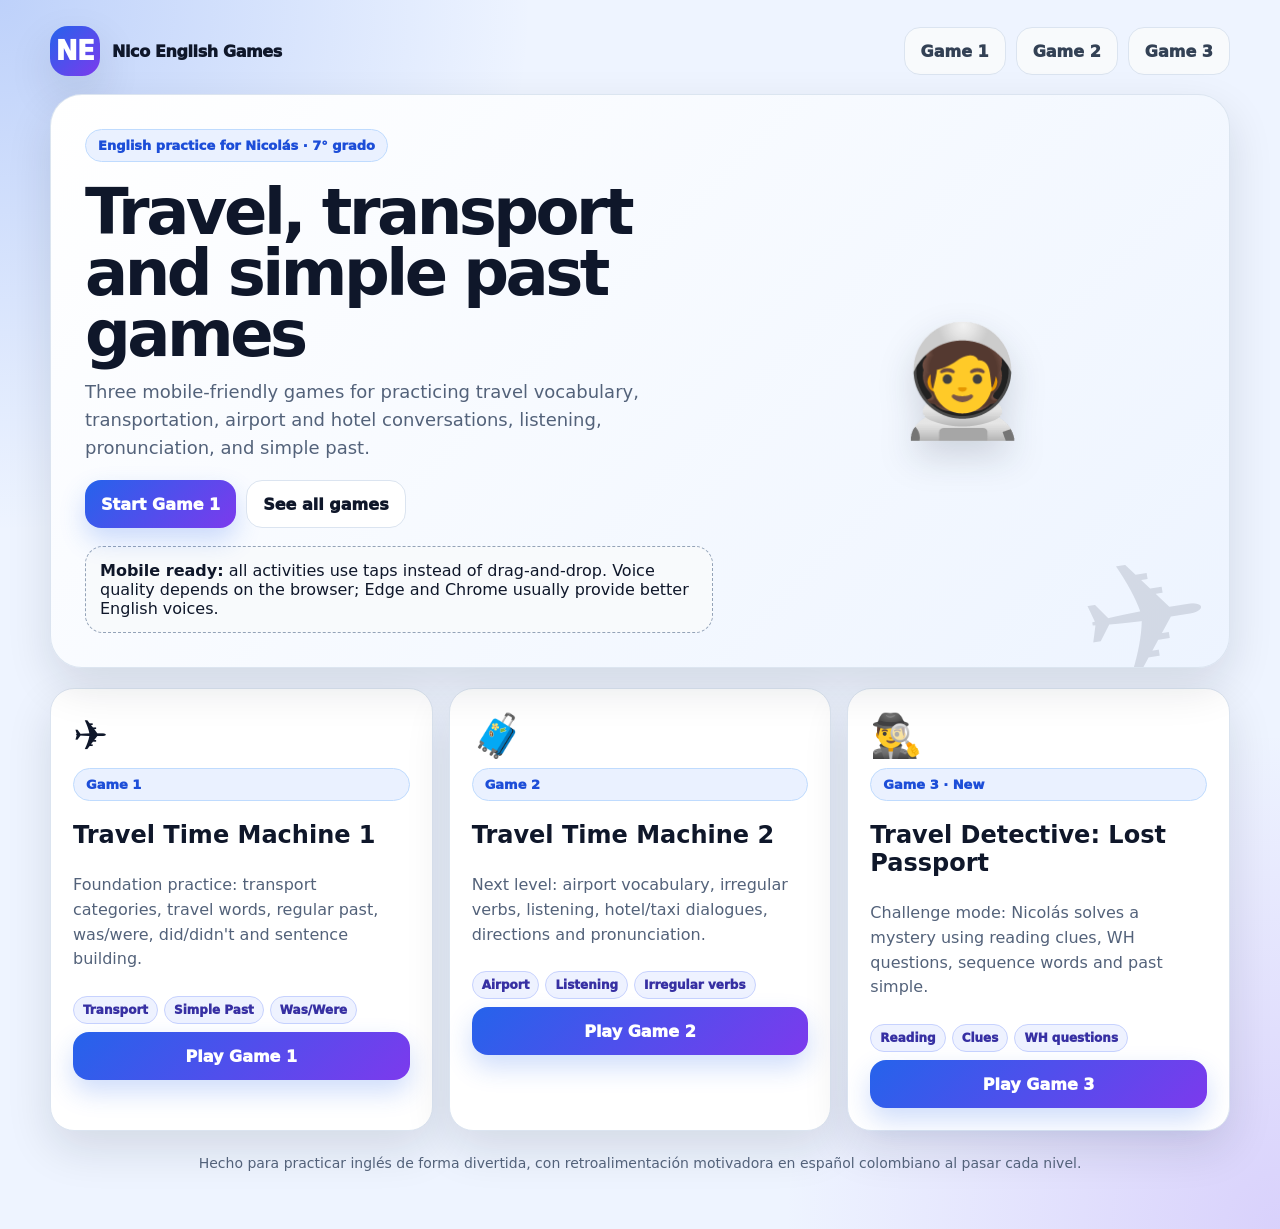
<file: index.html>
<!doctype html>
<html lang="en">
<head>
  <meta charset="utf-8">
  <meta name="viewport" content="width=device-width,initial-scale=1,viewport-fit=cover">
  <meta name="theme-color" content="#2563eb">
  <title>Nico English Games</title>
  <link rel="stylesheet" href="assets/styles.css">
</head>
<body>
  <div class="container">
    <header class="site-top">
      <div class="logo"><span class="logo-mark">NE</span><span>Nico English Games</span></div>
      <nav class="nav-actions">
        <a class="ghost" href="./games/travel-time-machine-1/">Game 1</a>
        <a class="ghost" href="./games/travel-time-machine-2/">Game 2</a>
        <a class="ghost" href="./games/travel-detective-3/">Game 3</a>
      </nav>
    </header>
    <section class="hero">
      <div>
        <span class="kicker">English practice for Nicolás · 7° grado</span>
        <h1>Travel, transport and simple past games</h1>
        <p>Three mobile-friendly games for practicing travel vocabulary, transportation, airport and hotel conversations, listening, pronunciation, and simple past.</p>
        <div class="btn-row">
          <a class="primary" href="./games/travel-time-machine-1/">Start Game 1</a>
          <a class="secondary" href="#games">See all games</a>
        </div>
        <div class="install-box"><b>Mobile ready:</b> all activities use taps instead of drag-and-drop. Voice quality depends on the browser; Edge and Chrome usually provide better English voices.</div>
      </div>
      <div class="hero-art"><div class="character">🧑‍🚀</div></div>
    </section>
    <section id="games" class="cards-grid">
      <article class="game-card">
        <div class="emoji">✈️</div><span class="kicker">Game 1</span><h3>Travel Time Machine 1</h3>
        <p>Foundation practice: transport categories, travel words, regular past, was/were, did/didn't and sentence building.</p>
        <div class="tag-row"><span class="tag">Transport</span><span class="tag">Simple Past</span><span class="tag">Was/Were</span></div>
        <a class="primary" href="./games/travel-time-machine-1/">Play Game 1</a>
      </article>
      <article class="game-card">
        <div class="emoji">🧳</div><span class="kicker">Game 2</span><h3>Travel Time Machine 2</h3>
        <p>Next level: airport vocabulary, irregular verbs, listening, hotel/taxi dialogues, directions and pronunciation.</p>
        <div class="tag-row"><span class="tag">Airport</span><span class="tag">Listening</span><span class="tag">Irregular verbs</span></div>
        <a class="primary" href="./games/travel-time-machine-2/">Play Game 2</a>
      </article>
      <article class="game-card">
        <div class="emoji">🕵️‍♂️</div><span class="kicker">Game 3 · New</span><h3>Travel Detective: Lost Passport</h3>
        <p>Challenge mode: Nicolás solves a mystery using reading clues, WH questions, sequence words and past simple.</p>
        <div class="tag-row"><span class="tag">Reading</span><span class="tag">Clues</span><span class="tag">WH questions</span></div>
        <a class="primary" href="./games/travel-detective-3/">Play Game 3</a>
      </article>
    </section>
    <footer class="footer">Hecho para practicar inglés de forma divertida, con retroalimentación motivadora en español colombiano al pasar cada nivel.</footer>
  </div>
</body>
</html>
</file>
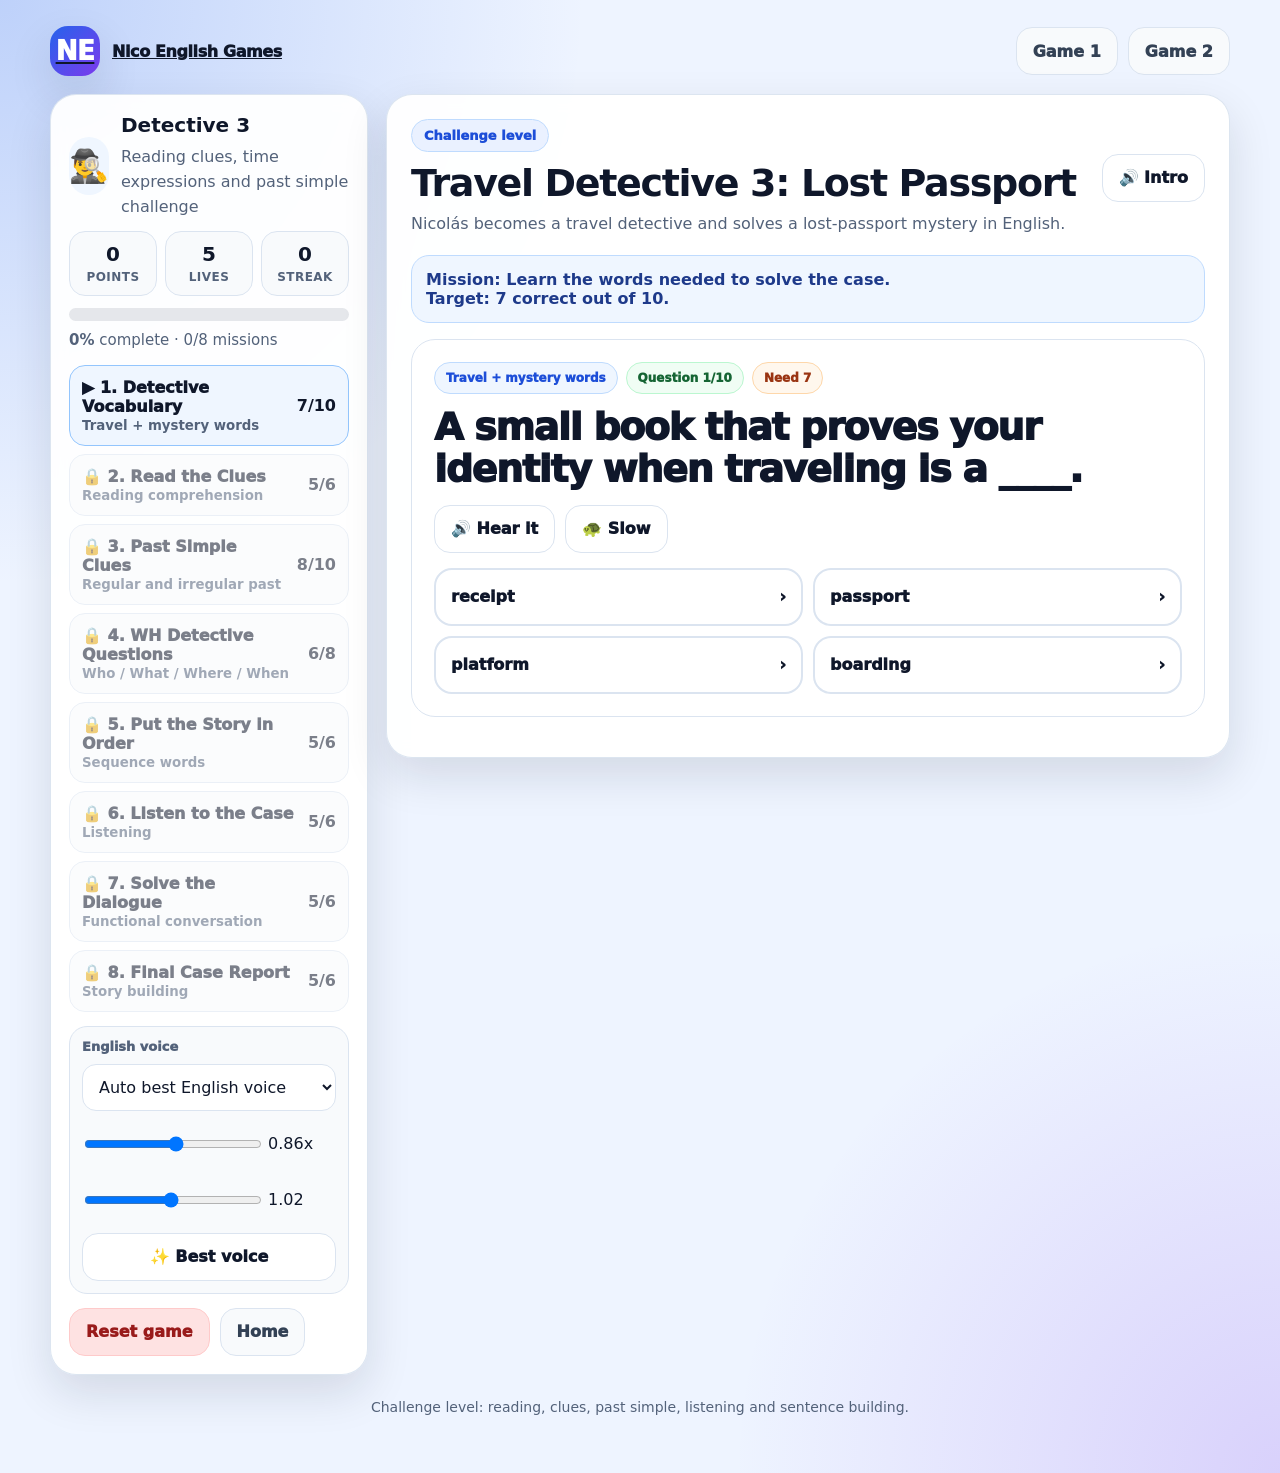
<file: games/travel-detective-3/index.html>
<!doctype html><html lang="en"><head><meta charset="utf-8"><meta name="viewport" content="width=device-width,initial-scale=1,viewport-fit=cover"><meta name="theme-color" content="#2563eb"><title>Travel Detective 3 | Nico English Games</title><link rel="stylesheet" href="../../assets/styles.css"></head><body><div class="container"><header class="site-top"><a class="logo" href="../../" aria-label="Back home"><span class="logo-mark">NE</span><span>Nico English Games</span></a><nav class="nav-actions"><a class="ghost" href="../travel-time-machine-1/">Game 1</a><a class="ghost" href="../travel-time-machine-2/">Game 2</a></nav></header><div id="app"></div><footer class="footer">Challenge level: reading, clues, past simple, listening and sentence building.</footer></div><script src="data.js"></script><script src="../../assets/game-engine.js"></script></body></html>
</file>
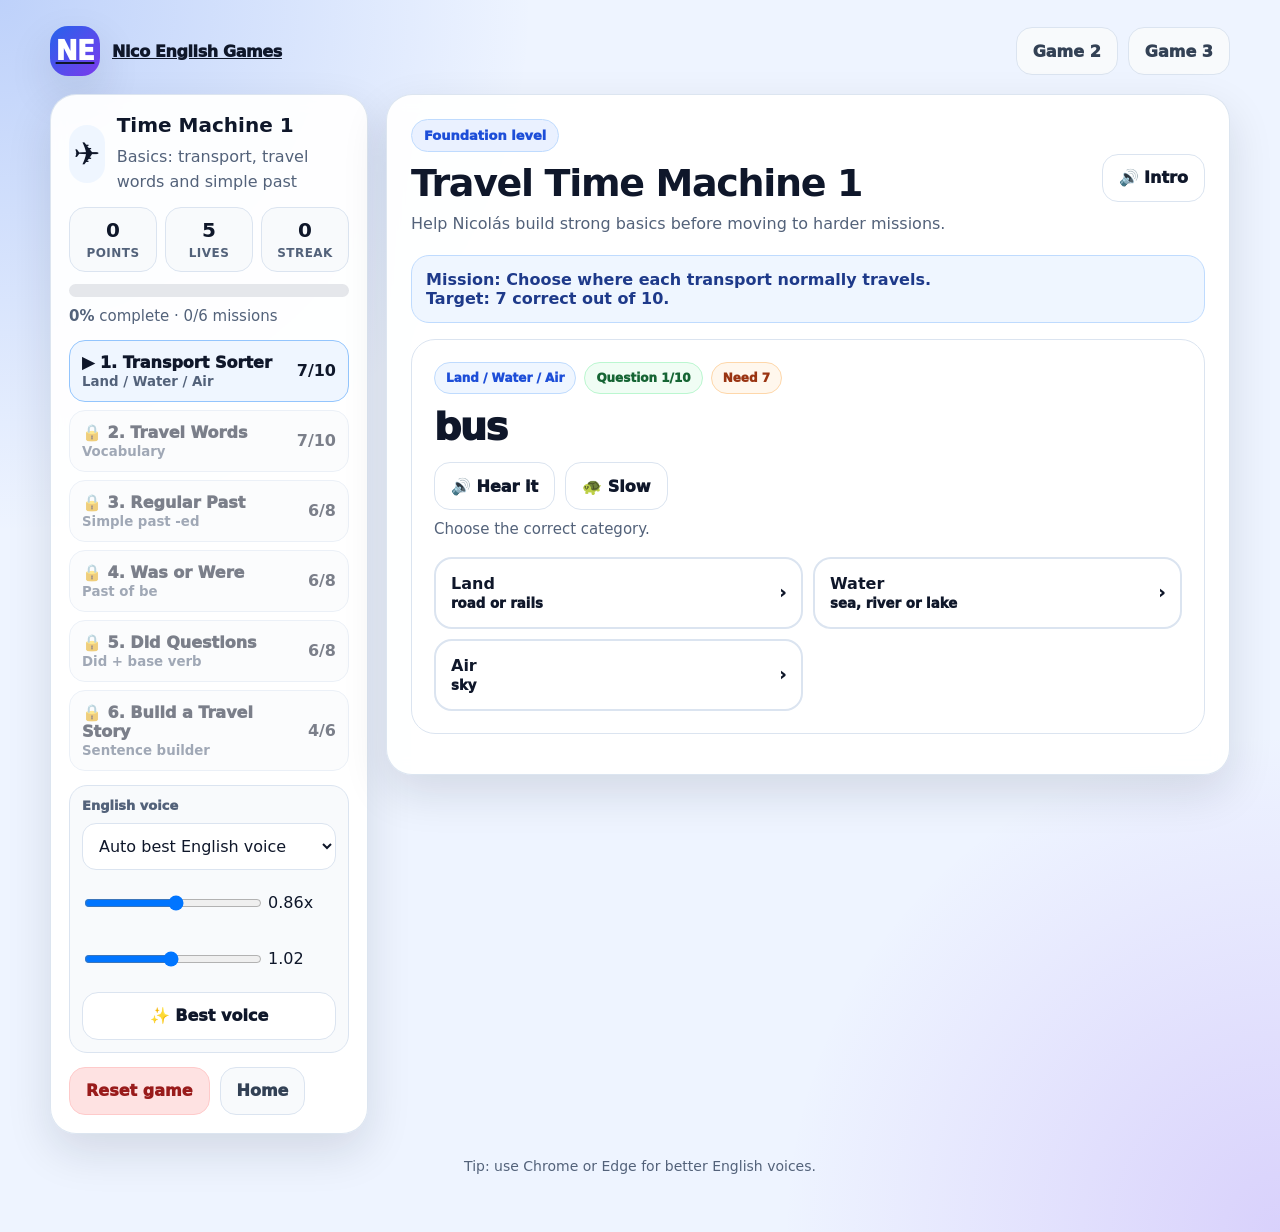
<file: games/travel-time-machine-1/index.html>
<!doctype html><html lang="en"><head><meta charset="utf-8"><meta name="viewport" content="width=device-width,initial-scale=1,viewport-fit=cover"><meta name="theme-color" content="#2563eb"><title>Travel Time Machine 1 | Nico English Games</title><link rel="stylesheet" href="../../assets/styles.css"></head><body><div class="container"><header class="site-top"><a class="logo" href="../../" aria-label="Back home"><span class="logo-mark">NE</span><span>Nico English Games</span></a><nav class="nav-actions"><a class="ghost" href="../travel-time-machine-2/">Game 2</a><a class="ghost" href="../travel-detective-3/">Game 3</a></nav></header><div id="app"></div><footer class="footer">Tip: use Chrome or Edge for better English voices.</footer></div><script src="data.js"></script><script src="../../assets/game-engine.js"></script></body></html>
</file>
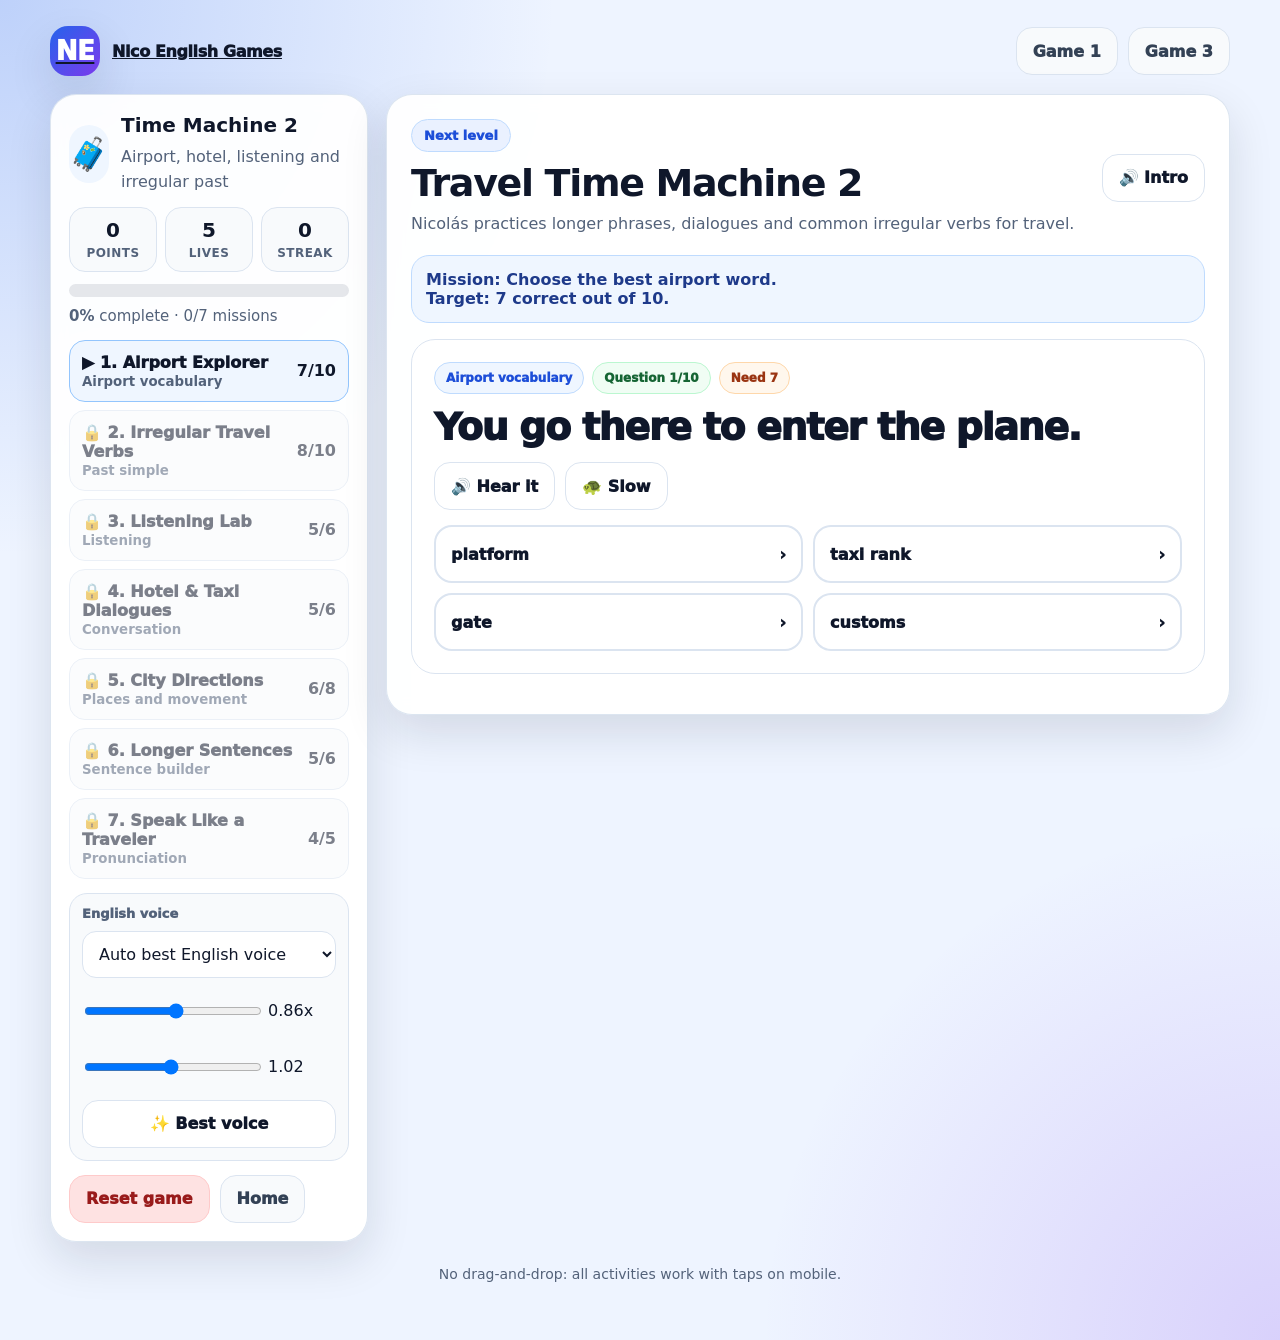
<file: games/travel-time-machine-2/index.html>
<!doctype html><html lang="en"><head><meta charset="utf-8"><meta name="viewport" content="width=device-width,initial-scale=1,viewport-fit=cover"><meta name="theme-color" content="#2563eb"><title>Travel Time Machine 2 | Nico English Games</title><link rel="stylesheet" href="../../assets/styles.css"></head><body><div class="container"><header class="site-top"><a class="logo" href="../../" aria-label="Back home"><span class="logo-mark">NE</span><span>Nico English Games</span></a><nav class="nav-actions"><a class="ghost" href="../travel-time-machine-1/">Game 1</a><a class="ghost" href="../travel-detective-3/">Game 3</a></nav></header><div id="app"></div><footer class="footer">No drag-and-drop: all activities work with taps on mobile.</footer></div><script src="data.js"></script><script src="../../assets/game-engine.js"></script></body></html>
</file>
<file: assets/styles.css>
:root{
  --bg:#eef4ff; --paper:#ffffff; --ink:#0f172a; --muted:#53627a; --line:#dbe4f0;
  --brand:#2563eb; --brand2:#7c3aed; --ok:#16a34a; --bad:#dc2626; --warn:#f59e0b;
  --soft:#eff6ff; --shadow:0 18px 45px rgba(15,23,42,.12); --radius:26px;
}
*{box-sizing:border-box} html{-webkit-text-size-adjust:100%;scroll-behavior:smooth}
body{margin:0;min-height:100vh;font-family:Inter,ui-sans-serif,system-ui,-apple-system,BlinkMacSystemFont,"Segoe UI",Roboto,Arial,sans-serif;background:radial-gradient(circle at top left,rgba(37,99,235,.24),transparent 30%),radial-gradient(circle at bottom right,rgba(124,58,237,.19),transparent 28%),var(--bg);color:var(--ink)}
button,input,select,textarea{font:inherit}button{touch-action:manipulation}a{color:inherit}.container{width:min(1180px,calc(100% - 28px));margin:0 auto;padding:18px 0 34px}.site-top{display:flex;align-items:center;justify-content:space-between;gap:14px;margin:8px 0 18px}.logo{display:flex;align-items:center;gap:12px;font-weight:1000;letter-spacing:-.025em}.logo-mark{width:50px;height:50px;border-radius:18px;background:linear-gradient(135deg,var(--brand),var(--brand2));display:grid;place-items:center;color:white;font-size:26px;box-shadow:var(--shadow)}.nav-actions{display:flex;gap:10px;flex-wrap:wrap}.hero{position:relative;overflow:hidden;background:linear-gradient(135deg,#fff,#edf4ff);border:1px solid rgba(219,228,240,.95);box-shadow:var(--shadow);border-radius:32px;padding:34px;display:grid;grid-template-columns:1.15fr .85fr;gap:18px}.hero:after{content:"✈️";position:absolute;right:18px;bottom:-42px;font-size:155px;opacity:.12;transform:rotate(-9deg)}.hero-art{display:grid;place-items:center;z-index:1}.character{font-size:108px;filter:drop-shadow(0 15px 18px rgba(15,23,42,.16))}.kicker{display:inline-flex;align-items:center;gap:8px;background:#eaf1ff;color:#1d4ed8;border:1px solid #bfdbfe;border-radius:999px;font-size:13px;font-weight:950;padding:8px 12px;margin-bottom:12px}h1{font-size:clamp(34px,7vw,64px);line-height:.95;margin:8px 0 14px;letter-spacing:-.055em}h2{font-size:clamp(24px,4.2vw,38px);line-height:1;margin:0 0 10px;letter-spacing:-.035em}h3{font-size:20px;margin:0 0 8px}p{line-height:1.55;color:var(--muted)}.hero p{font-size:18px;max-width:760px;margin:0 0 18px}.btn-row{display:flex;gap:10px;flex-wrap:wrap;align-items:center;margin-top:14px}.btn,.primary,.secondary,.ghost,.danger{border:0;border-radius:16px;min-height:48px;padding:13px 16px;font-weight:950;cursor:pointer;text-decoration:none;display:inline-flex;align-items:center;justify-content:center;gap:8px;transition:.18s transform,.18s box-shadow,.18s background}.btn:hover,.primary:hover,.secondary:hover,.ghost:hover,.danger:hover{transform:translateY(-1px)}.primary,.btn.primary{background:linear-gradient(135deg,var(--brand),var(--brand2));color:white;box-shadow:0 12px 26px rgba(37,99,235,.22)}.secondary{background:#fff;border:1px solid var(--line);color:var(--ink)}.ghost{background:#f8fafc;border:1px solid var(--line);color:#334155}.danger{background:#fee2e2;color:#991b1b;border:1px solid #fecaca}.grid{display:grid;grid-template-columns:318px 1fr;gap:18px;align-items:start}.card,.side-card,.game-shell{background:rgba(255,255,255,.95);backdrop-filter:blur(8px);border:1px solid rgba(219,228,240,.95);border-radius:var(--radius);box-shadow:var(--shadow)}.card{padding:22px}.side-card{padding:18px;position:sticky;top:14px}.game-shell{padding:24px;min-height:560px}.game-header{display:flex;align-items:center;justify-content:space-between;gap:12px;margin-bottom:18px}.game-title{display:flex;gap:12px;align-items:center}.game-icon{font-size:32px;width:58px;height:58px;border-radius:20px;background:var(--soft);display:grid;place-items:center}.stat-grid{display:grid;grid-template-columns:repeat(3,1fr);gap:8px;margin:12px 0}.stat{background:#f8fafc;border:1px solid var(--line);border-radius:16px;padding:10px;text-align:center}.stat b{display:block;font-size:20px;color:var(--ink)}.stat span{font-size:12px;color:var(--muted);font-weight:900;text-transform:uppercase;letter-spacing:.04em}.progress{height:13px;background:#e5e7eb;border-radius:99px;overflow:hidden}.progress>span{display:block;height:100%;width:0;background:linear-gradient(90deg,var(--brand),var(--brand2));border-radius:99px;transition:.25s width}.mission-list{display:grid;gap:8px;margin-top:12px}.mission-btn{width:100%;border:1px solid var(--line);background:#fff;color:var(--ink);border-radius:16px;padding:12px;text-align:left;cursor:pointer;font-weight:950;display:flex;justify-content:space-between;gap:10px;align-items:center;min-height:58px}.mission-btn small{display:block;color:var(--muted);font-weight:800;margin-top:2px}.mission-btn.active{border-color:#93c5fd;background:#eff6ff}.mission-btn.done{border-color:#86efac;background:#f0fdf4}.mission-btn.locked{opacity:.55;cursor:not-allowed;background:#f8fafc}.top-tools{display:flex;gap:8px;flex-wrap:wrap}.voice-panel{display:grid;gap:10px;background:#f8fafc;border:1px solid var(--line);border-radius:18px;padding:12px;margin-top:14px}.voice-panel label{font-size:13px;color:var(--muted);font-weight:950}.voice-panel select,.voice-panel input{width:100%;border:1px solid var(--line);border-radius:14px;padding:12px;background:#fff;color:var(--ink);font-size:16px}.range-wrap{display:grid;grid-template-columns:1fr 68px;gap:8px;align-items:center}.mobile-note{display:none;background:#fffbeb;border:1px solid #fde68a;color:#92400e;border-radius:16px;padding:12px;font-weight:850;margin:12px 0}.q-panel{background:#fff;border:1px solid var(--line);border-radius:24px;padding:22px;margin:16px 0}.mission-meta{display:flex;gap:8px;flex-wrap:wrap;margin-bottom:12px}.pill{display:inline-flex;align-items:center;gap:6px;border-radius:999px;padding:8px 11px;font-size:12px;font-weight:950;background:#eff6ff;color:#1d4ed8;border:1px solid #bfdbfe}.pill.green{background:#f0fdf4;color:#166534;border-color:#bbf7d0}.pill.orange{background:#fff7ed;color:#9a3412;border-color:#fed7aa}.pill.purple{background:#f5f3ff;color:#5b21b6;border-color:#ddd6fe}.question{font-size:clamp(24px,4.8vw,38px);line-height:1.12;font-weight:1000;letter-spacing:-.035em;margin:10px 0 14px}.hint{font-size:15px;margin:8px 0;color:var(--muted)}.options{display:grid;grid-template-columns:repeat(2,minmax(0,1fr));gap:10px;margin-top:15px}.option{border:2px solid var(--line);background:#fff;border-radius:18px;padding:15px;min-height:58px;text-align:left;color:var(--ink);font-weight:950;cursor:pointer;display:flex;align-items:center;justify-content:space-between;gap:10px}.option:hover{background:#f8fafc}.option.correct{border-color:#22c55e;background:#dcfce7;color:#14532d}.option.wrong{border-color:#ef4444;background:#fee2e2;color:#7f1d1d}.input-line{display:flex;gap:10px;flex-wrap:wrap;margin-top:14px}.input-line input,.input-line textarea{flex:1;min-width:220px;border:2px solid var(--line);border-radius:16px;padding:14px 15px;font-size:18px}.input-line textarea{min-height:120px}.feedback{display:none;margin-top:15px;border-radius:18px;padding:14px;border:1px solid var(--line);font-weight:850}.feedback.show{display:block}.feedback.good{background:#ecfdf5;border-color:#86efac;color:#14532d}.feedback.bad{background:#fff1f2;border-color:#fecdd3;color:#881337}.feedback.info{background:#eff6ff;border-color:#bfdbfe;color:#1e3a8a}.feedback.warn{background:#fffbeb;border-color:#fde68a;color:#92400e}.word-bank,.sentence-bank{display:flex;gap:9px;flex-wrap:wrap;margin:14px 0}.word{border:1px solid #bfdbfe;background:#eff6ff;color:#1d4ed8;border-radius:14px;padding:12px 14px;font-weight:950;cursor:pointer}.sentence-box{min-height:72px;border:2px dashed #93c5fd;background:#f8fbff;border-radius:18px;padding:12px;display:flex;gap:8px;align-items:flex-start;flex-wrap:wrap}.sentence-box .word{background:#fff;border-color:#dbeafe}.dialogue-card,.reading-card{background:linear-gradient(135deg,#f8fafc,#eef4ff);border:1px solid var(--line);border-radius:20px;padding:16px}.dialogue-line{padding:8px 0;border-bottom:1px dashed #cbd5e1}.dialogue-line:last-child{border-bottom:0}.result-panel{text-align:center;padding:22px}.big-emoji{font-size:78px;margin-bottom:10px}.coach-card{margin:16px auto 0;max-width:760px;background:#f8fafc;border:1px solid var(--line);border-radius:22px;padding:16px;text-align:left}.cards-grid{display:grid;grid-template-columns:repeat(3,minmax(0,1fr));gap:16px;margin-top:20px}.game-card{padding:22px;background:#fff;border:1px solid var(--line);border-radius:24px;box-shadow:var(--shadow);display:flex;flex-direction:column;gap:8px}.game-card .emoji{font-size:42px}.game-card h3{font-size:24px;margin:0}.tag-row{display:flex;gap:6px;flex-wrap:wrap}.tag{font-size:12px;font-weight:950;background:#eef2ff;color:#3730a3;border:1px solid #c7d2fe;border-radius:999px;padding:6px 9px}.footer{color:var(--muted);font-size:14px;text-align:center;margin:24px 0}.install-box{margin-top:18px;background:#f8fafc;border:1px dashed #94a3b8;border-radius:18px;padding:14px}.keyboard-tip{font-size:13px;color:var(--muted);font-weight:800;margin-top:8px}.answer-note{font-size:13px;opacity:.9;margin-top:8px}button:focus-visible,input:focus-visible,textarea:focus-visible,select:focus-visible,a:focus-visible{outline:4px solid rgba(37,99,235,.22);outline-offset:2px}
@media(max-width:900px){.container{width:min(100% - 18px,740px);padding:10px 0 24px}.site-top{align-items:flex-start;flex-direction:column}.hero{grid-template-columns:1fr;padding:22px;border-radius:24px}.hero-art{display:none}.grid{grid-template-columns:1fr}.side-card{position:static;order:2}.game-shell{order:1;padding:16px;min-height:auto}.game-header{align-items:flex-start;flex-direction:column}.cards-grid{grid-template-columns:1fr}.options{grid-template-columns:1fr}.input-line{display:grid}.input-line input,.input-line textarea{min-width:0;width:100%;font-size:16px}.primary,.secondary,.ghost,.danger,.btn{width:100%;min-height:52px}.btn-row,.top-tools{display:grid;grid-template-columns:1fr;width:100%}.stat-grid{grid-template-columns:repeat(3,1fr)}.question{font-size:27px}.q-panel{padding:16px}.mobile-note{display:block}.mission-btn{min-height:60px}.logo-mark{width:44px;height:44px}.character{font-size:78px}.voice-panel select{max-width:100%}}
@media(max-width:420px){.stat b{font-size:18px}.stat span{font-size:10px}.game-icon{width:48px;height:48px}.question{font-size:25px}.hero p{font-size:16px}h1{font-size:38px}.card{padding:16px}.container{width:min(100% - 12px,740px)}.range-wrap{grid-template-columns:1fr 54px}.pill{font-size:11px;padding:7px 9px}}
@media(prefers-reduced-motion:reduce){*{transition:none!important;scroll-behavior:auto!important}}
</file>
